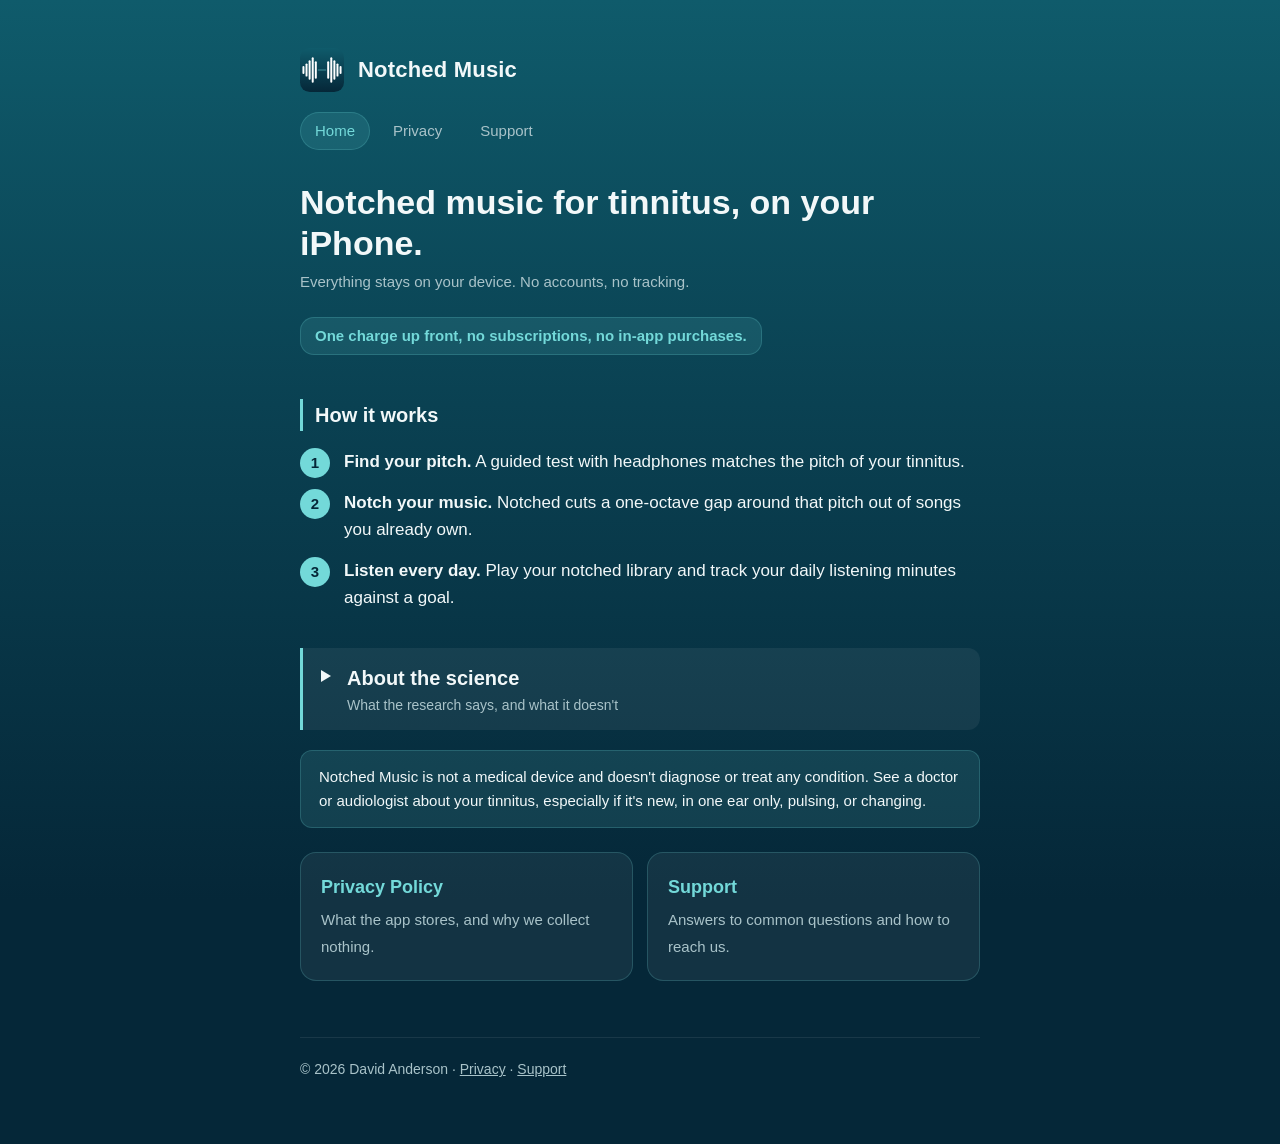
<file: index.html>
<!doctype html>
<html lang="en">
<head>
  <meta charset="utf-8">
  <meta name="viewport" content="width=device-width, initial-scale=1">
  <title>Notched Music</title>
  <meta name="description" content="Notched Music for iPhone: find your tinnitus pitch and listen to your own music with a gap cut out around it. Private, on-device, and honest about the science.">
  <meta name="theme-color" content="#0f5b6b">
  <link rel="icon" href="logo.svg" type="image/svg+xml">
  <link rel="stylesheet" href="style.css?v=6">
</head>
<body>
  <div class="wrap">
    <header class="brand">
      <img class="logo" src="logo.svg" alt="">
      <span class="brand-name">Notched Music</span>
    </header>
    <nav class="tabs" aria-label="Pages">
      <a href="index.html" aria-current="page">Home</a>
      <a href="privacy.html">Privacy</a>
      <a href="support.html">Support</a>
    </nav>

    <main>
      <h1>Notched music for tinnitus, on your iPhone.</h1>
      <p class="meta">Everything stays on your device. No accounts, no tracking.</p>
      <p class="pricing">One charge up front, no subscriptions, no in&#8209;app purchases.</p>

      <h2>How it works</h2>
      <ol class="steps">
        <li><strong>Find your pitch.</strong> A guided test with headphones matches the pitch of your tinnitus.</li>
        <li><strong>Notch your music.</strong> Notched cuts a one-octave gap around that pitch out of songs you already own.</li>
        <li><strong>Listen every day.</strong> Play your notched library and track your daily listening minutes against a goal.</li>
      </ol>

      <details class="section-toggle" id="science">
        <summary>
          <span class="toggle-title">About the science</span>
          <span class="toggle-sub">What the research says, and what it doesn't</span>
        </summary>
        <div class="toggle-body">
      <div class="summary">
        <p><strong>In short</strong></p>
        <p>Notched music is a promising but unproven approach. Early studies found it made tinnitus quieter; larger, better-controlled studies are mixed. It's low-risk at a moderate volume, and best used alongside advice from a doctor or audiologist.</p>
      </div>

      <h3>The idea</h3>
      <p>Tonal tinnitus often sits at a pitch where hearing is damaged. One theory is that brain cells tuned to that pitch become over-active because the cells around them no longer keep them in check.</p>
      <p>Music with a gap cut out around your tinnitus pitch keeps exercising the neighbouring cells while leaving the over-active ones quiet. Over months, that may help calm the area of the brain linked to the tinnitus. Researchers call this <em>tailor-made notched music training</em> (TMNMT).</p>

      <h3>What the research found</h3>
      <div class="studies">
        <article class="study">
          <a href="https://pubmed.ncbi.nlm.nih.gov/20080545/">The first study</a>
          <span class="cite">Okamoto et al., PNAS, 2010</span>
          <p>Eight people listened to their own notched music for a year. Their tinnitus got quieter, and brain scans showed less tinnitus-related activity, compared with eight people on a placebo version.</p>
          <p class="caveat">Very small, but it started the field.</p>
        </article>
        <article class="study">
          <a href="https://pmc.ncbi.nlm.nih.gov/articles/PMC3174191/">Pitch matters</a>
          <span class="cite">Teismann et al., PLoS One, 2011</span>
          <p>After five days of intensive listening, tinnitus improved only in people whose pitch was 8 kHz or lower, not in those above 8 kHz.</p>
          <p class="caveat">Small (20 people) and short.</p>
        </article>
        <article class="study">
          <a href="https://pmc.ncbi.nlm.nih.gov/articles/PMC4797223/">The largest blinded trial</a>
          <span class="cite">Stein et al., BMC Neurology, 2016</span>
          <p>100 people listened two hours a day for three months. Tinnitus loudness fell more than with placebo music, but the main measures of distress and handicap didn't improve.</p>
          <p class="caveat">Loudness improved; how much it bothered people didn't.</p>
        </article>
        <article class="study">
          <a href="https://pubmed.ncbi.nlm.nih.gov/38847844/">Review of 7 trials</a>
          <span class="cite">Tavanai et al., Eur Arch Otorhinolaryngol, 2024</span>
          <p>Pooling the trials found no clear effect on tinnitus handicap after three or six months, though most studies that measured loudness found it improved.</p>
          <p class="caveat">Few studies to combine.</p>
        </article>
        <article class="study">
          <a href="https://doi.org/10.1007/s00405-025-09260-9">Review of 14 trials</a>
          <span class="cite">Jiang et al., Eur Arch Otorhinolaryngol, 2025</span>
          <p>Across 793 people, notched music reduced tinnitus handicap and loudness more than ordinary music after three months.</p>
          <p class="caveat">The trials were small, and this disagrees with the 2024 review.</p>
        </article>
        <article class="study">
          <a href="https://aao-hnsfjournals.onlinelibrary.wiley.com/doi/abs/10.1002/ohn.70418">US clinical guideline</a>
          <span class="cite">AAO-HNSF tinnitus guideline, updated 2026</span>
          <p>Doctors should recommend CBT for persistent, bothersome tinnitus, and may recommend sound-based therapy. It advises against routine medicines and supplements.</p>
          <p class="caveat">Covers sound therapy in general, not notched music specifically.</p>
        </article>
      </div>
      <p class="footnote">Summaries are simplified from the published abstracts. Follow a title to read the source.</p>

      <h3>What this means for you</h3>
      <ul>
        <li>It seems most likely to help with how <strong>loud</strong> tinnitus sounds, and less with how much it bothers you.</li>
        <li>It has worked best when tinnitus is <strong>below about 8 kHz</strong>. Music has little sound above that, so the gap matters less.</li>
        <li>Studies used <strong>one to two hours a day for at least three months</strong>. Short trials showed smaller effects.</li>
        <li><strong>Talking therapy (CBT)</strong> has the strongest evidence for reducing tinnitus distress. Ask your doctor about it too.</li>
        <li>Keep the volume moderate. Loud listening can damage hearing further.</li>
      </ul>
        </div>
      </details>

      <div class="notice">Notched Music is not a medical device and doesn't diagnose or treat any condition. See a doctor or audiologist about your tinnitus, especially if it's new, in one ear only, pulsing, or changing.</div>

      <div class="cards">
        <a href="privacy.html"><strong>Privacy Policy</strong><span>What the app stores, and why we collect nothing.</span></a>
        <a href="support.html"><strong>Support</strong><span>Answers to common questions and how to reach us.</span></a>
      </div>
    </main>

    <footer>
      © 2026 David Anderson · <a href="privacy.html">Privacy</a> · <a href="support.html">Support</a>
    </footer>
  </div>
</body>
</html>
</file>
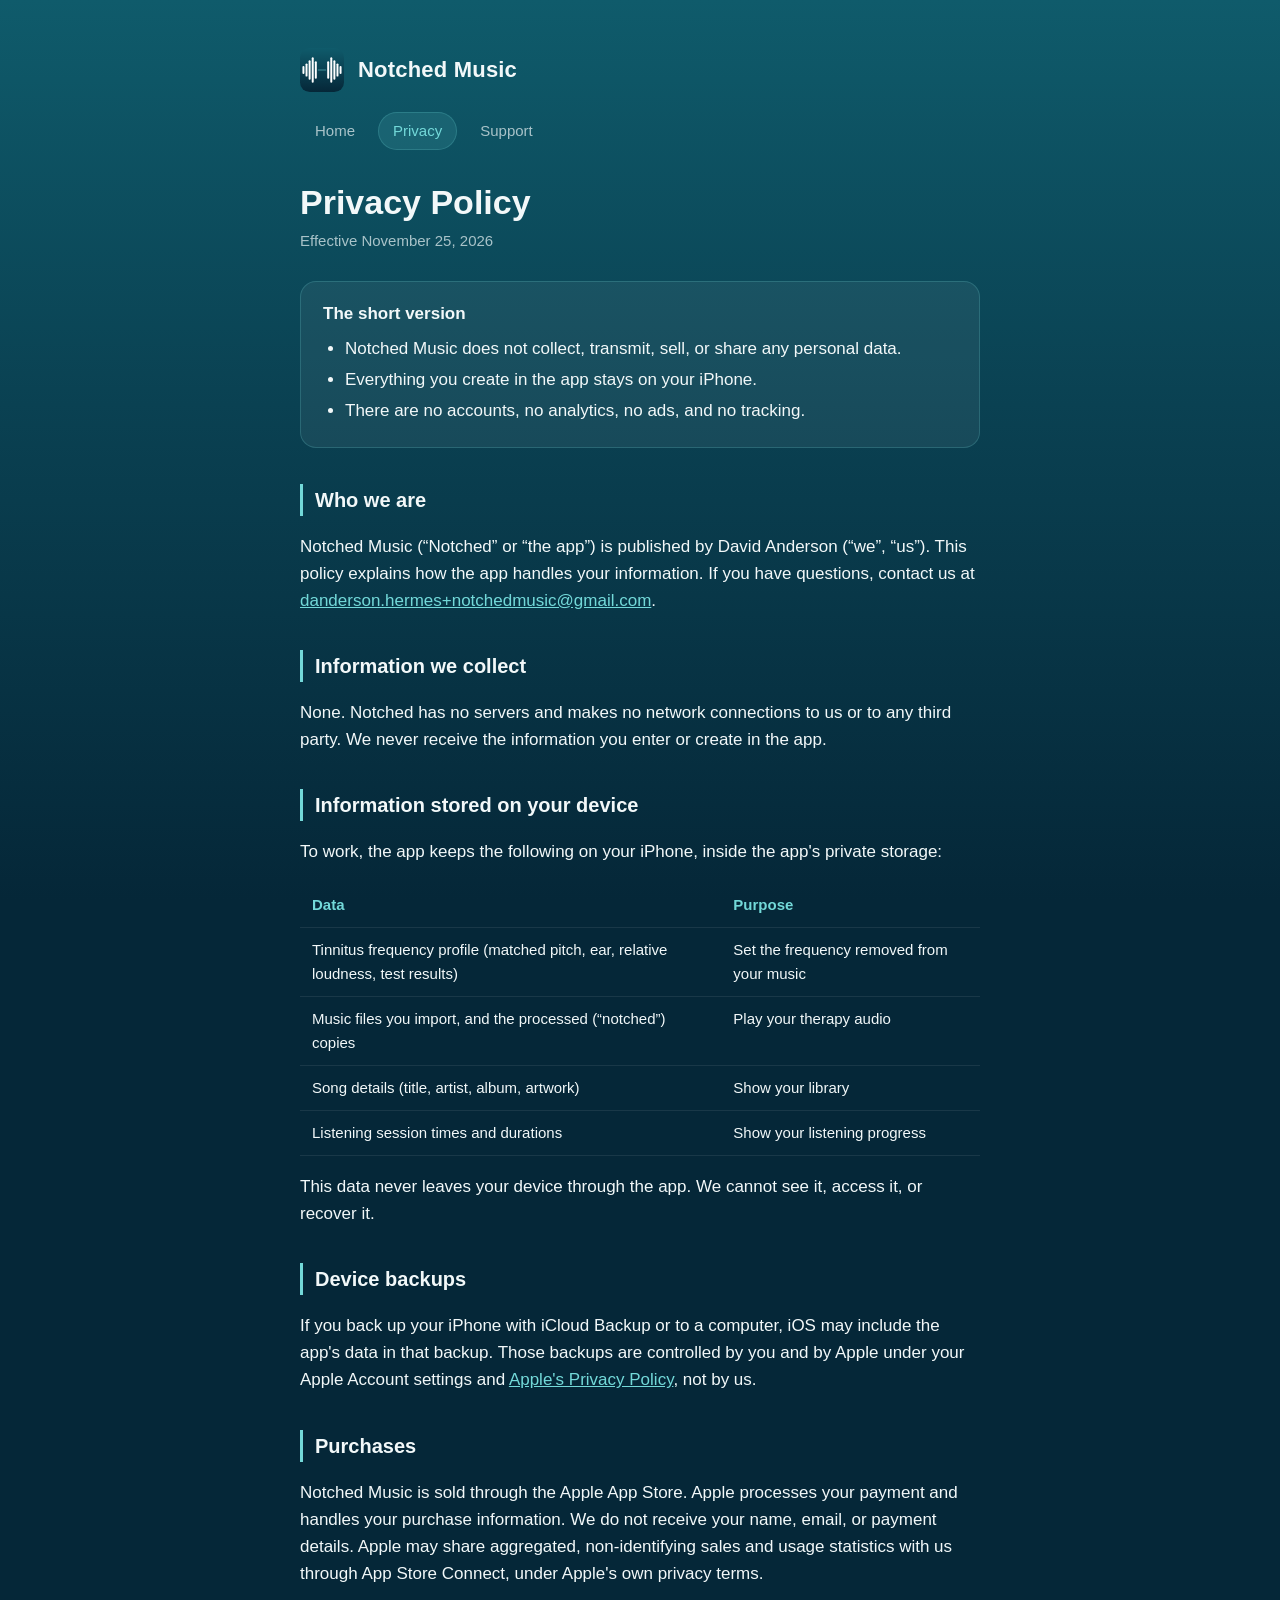
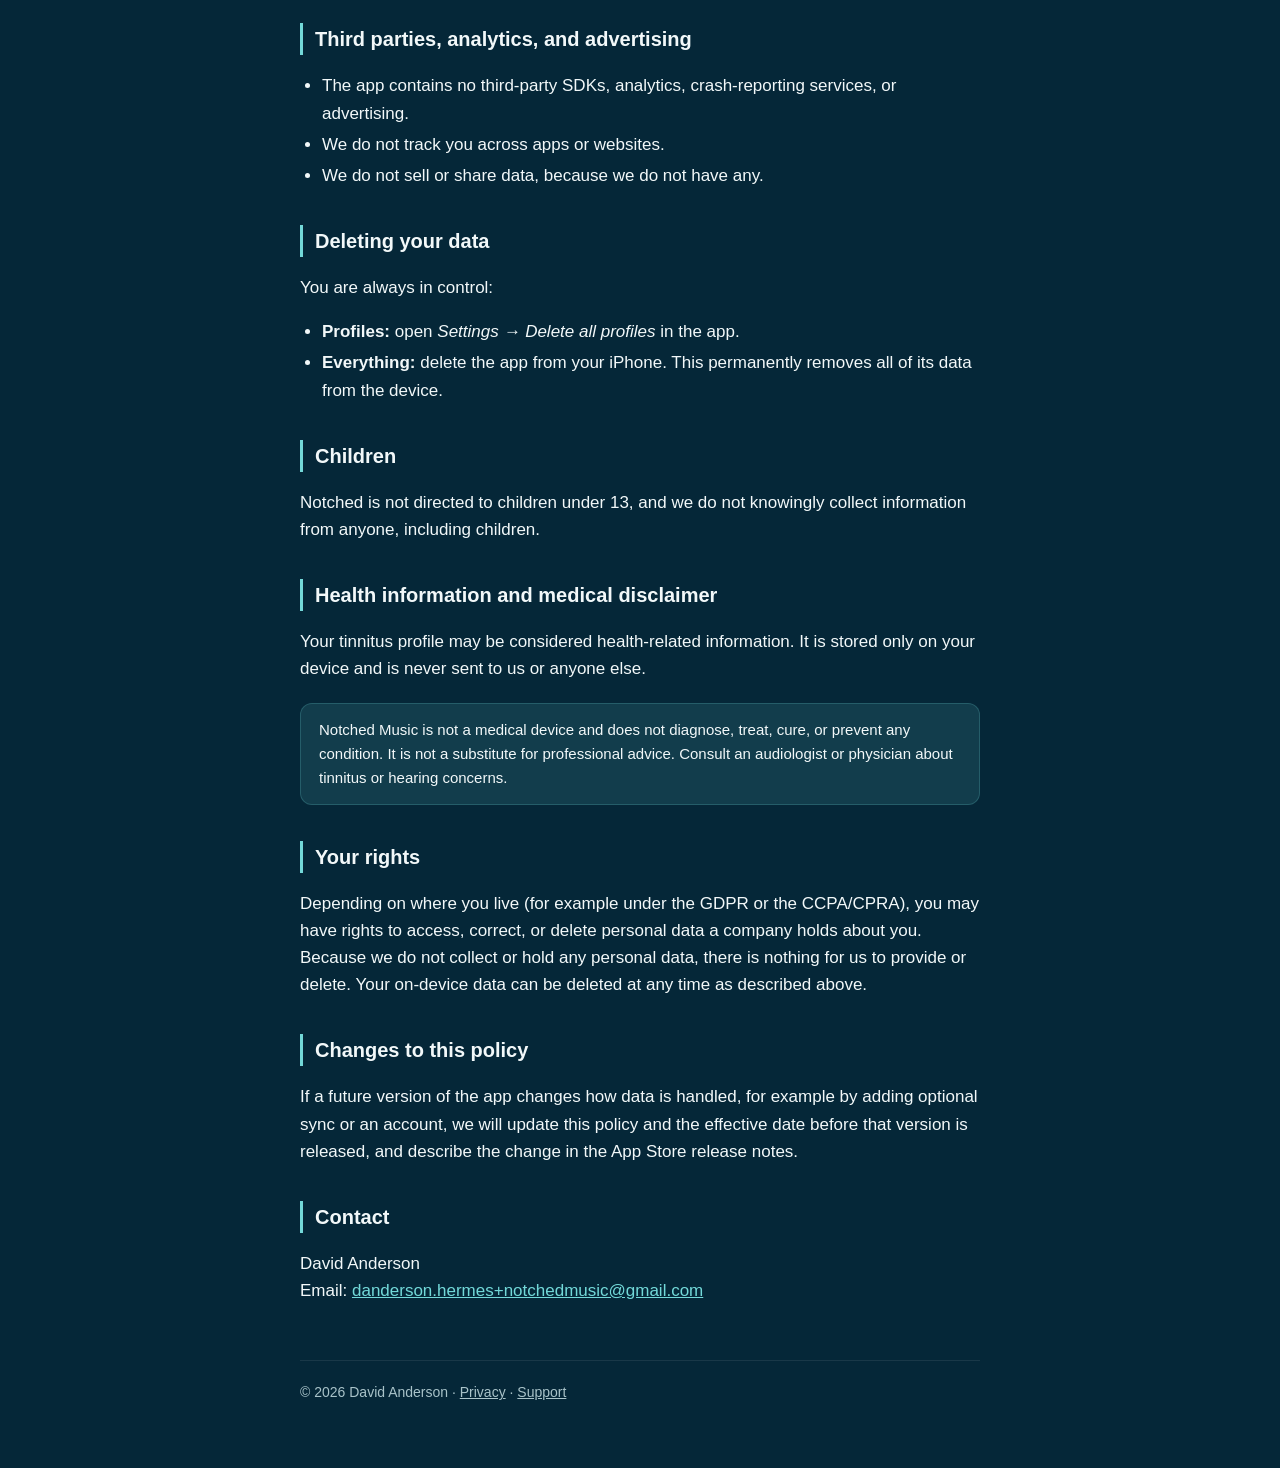
<file: privacy.html>
<!doctype html>
<html lang="en">
<head>
  <meta charset="utf-8">
  <meta name="viewport" content="width=device-width, initial-scale=1">
  <title>Notched Music Privacy</title>
  <meta name="description" content="Privacy policy for the Notched Music iOS app. Notched does not collect, transmit, or sell any personal data.">
  <meta name="theme-color" content="#0f5b6b">
  <link rel="icon" href="logo.svg" type="image/svg+xml">
  <link rel="stylesheet" href="style.css?v=6">
</head>
<body>
  <div class="wrap">
    <header class="brand">
      <img class="logo" src="logo.svg" alt="">
      <a class="brand-name" href="index.html">Notched Music</a>
    </header>
    <nav class="tabs" aria-label="Pages">
      <a href="index.html">Home</a>
      <a href="privacy.html" aria-current="page">Privacy</a>
      <a href="support.html">Support</a>
    </nav>

    <main>
      <h1>Privacy Policy</h1>
      <p class="meta">Effective November 25, 2026</p>

      <div class="summary">
        <p><strong>The short version</strong></p>
        <ul>
          <li>Notched Music does not collect, transmit, sell, or share any personal data.</li>
          <li>Everything you create in the app stays on your iPhone.</li>
          <li>There are no accounts, no analytics, no ads, and no tracking.</li>
        </ul>
      </div>

      <h2>Who we are</h2>
      <p>Notched Music (“Notched” or “the app”) is published by David Anderson (“we”, “us”). This policy explains how the app handles your information. If you have questions, contact us at <a href="mailto:danderson.hermes+notchedmusic@gmail.com">danderson.hermes+notchedmusic@gmail.com</a>.</p>

      <h2>Information we collect</h2>
      <p>None. Notched has no servers and makes no network connections to us or to any third party. We never receive the information you enter or create in the app.</p>

      <h2>Information stored on your device</h2>
      <p>To work, the app keeps the following on your iPhone, inside the app's private storage:</p>
      <table>
        <thead>
          <tr><th>Data</th><th>Purpose</th></tr>
        </thead>
        <tbody>
          <tr><td>Tinnitus frequency profile (matched pitch, ear, relative loudness, test results)</td><td>Set the frequency removed from your music</td></tr>
          <tr><td>Music files you import, and the processed (“notched”) copies</td><td>Play your therapy audio</td></tr>
          <tr><td>Song details (title, artist, album, artwork)</td><td>Show your library</td></tr>
          <tr><td>Listening session times and durations</td><td>Show your listening progress</td></tr>
        </tbody>
      </table>
      <p>This data never leaves your device through the app. We cannot see it, access it, or recover it.</p>

      <h2>Device backups</h2>
      <p>If you back up your iPhone with iCloud Backup or to a computer, iOS may include the app's data in that backup. Those backups are controlled by you and by Apple under your Apple Account settings and <a href="https://www.apple.com/legal/privacy/">Apple's Privacy Policy</a>, not by us.</p>

      <h2>Purchases</h2>
      <p>Notched Music is sold through the Apple App Store. Apple processes your payment and handles your purchase information. We do not receive your name, email, or payment details. Apple may share aggregated, non-identifying sales and usage statistics with us through App Store Connect, under Apple's own privacy terms.</p>

      <h2>Third parties, analytics, and advertising</h2>
      <ul>
        <li>The app contains no third-party SDKs, analytics, crash-reporting services, or advertising.</li>
        <li>We do not track you across apps or websites.</li>
        <li>We do not sell or share data, because we do not have any.</li>
      </ul>

      <h2>Deleting your data</h2>
      <p>You are always in control:</p>
      <ul>
        <li><strong>Profiles:</strong> open <em>Settings → Delete all profiles</em> in the app.</li>
        <li><strong>Everything:</strong> delete the app from your iPhone. This permanently removes all of its data from the device.</li>
      </ul>

      <h2>Children</h2>
      <p>Notched is not directed to children under 13, and we do not knowingly collect information from anyone, including children.</p>

      <h2>Health information and medical disclaimer</h2>
      <p>Your tinnitus profile may be considered health-related information. It is stored only on your device and is never sent to us or anyone else.</p>
      <div class="notice">Notched Music is not a medical device and does not diagnose, treat, cure, or prevent any condition. It is not a substitute for professional advice. Consult an audiologist or physician about tinnitus or hearing concerns.</div>

      <h2>Your rights</h2>
      <p>Depending on where you live (for example under the GDPR or the CCPA/CPRA), you may have rights to access, correct, or delete personal data a company holds about you. Because we do not collect or hold any personal data, there is nothing for us to provide or delete. Your on-device data can be deleted at any time as described above.</p>

      <h2>Changes to this policy</h2>
      <p>If a future version of the app changes how data is handled, for example by adding optional sync or an account, we will update this policy and the effective date before that version is released, and describe the change in the App Store release notes.</p>

      <h2>Contact</h2>
      <p>David Anderson<br>
      Email: <a href="mailto:danderson.hermes+notchedmusic@gmail.com">danderson.hermes+notchedmusic@gmail.com</a></p>
    </main>

    <footer>
      © 2026 David Anderson · <a href="privacy.html">Privacy</a> · <a href="support.html">Support</a>
    </footer>
  </div>
</body>
</html>
</file>
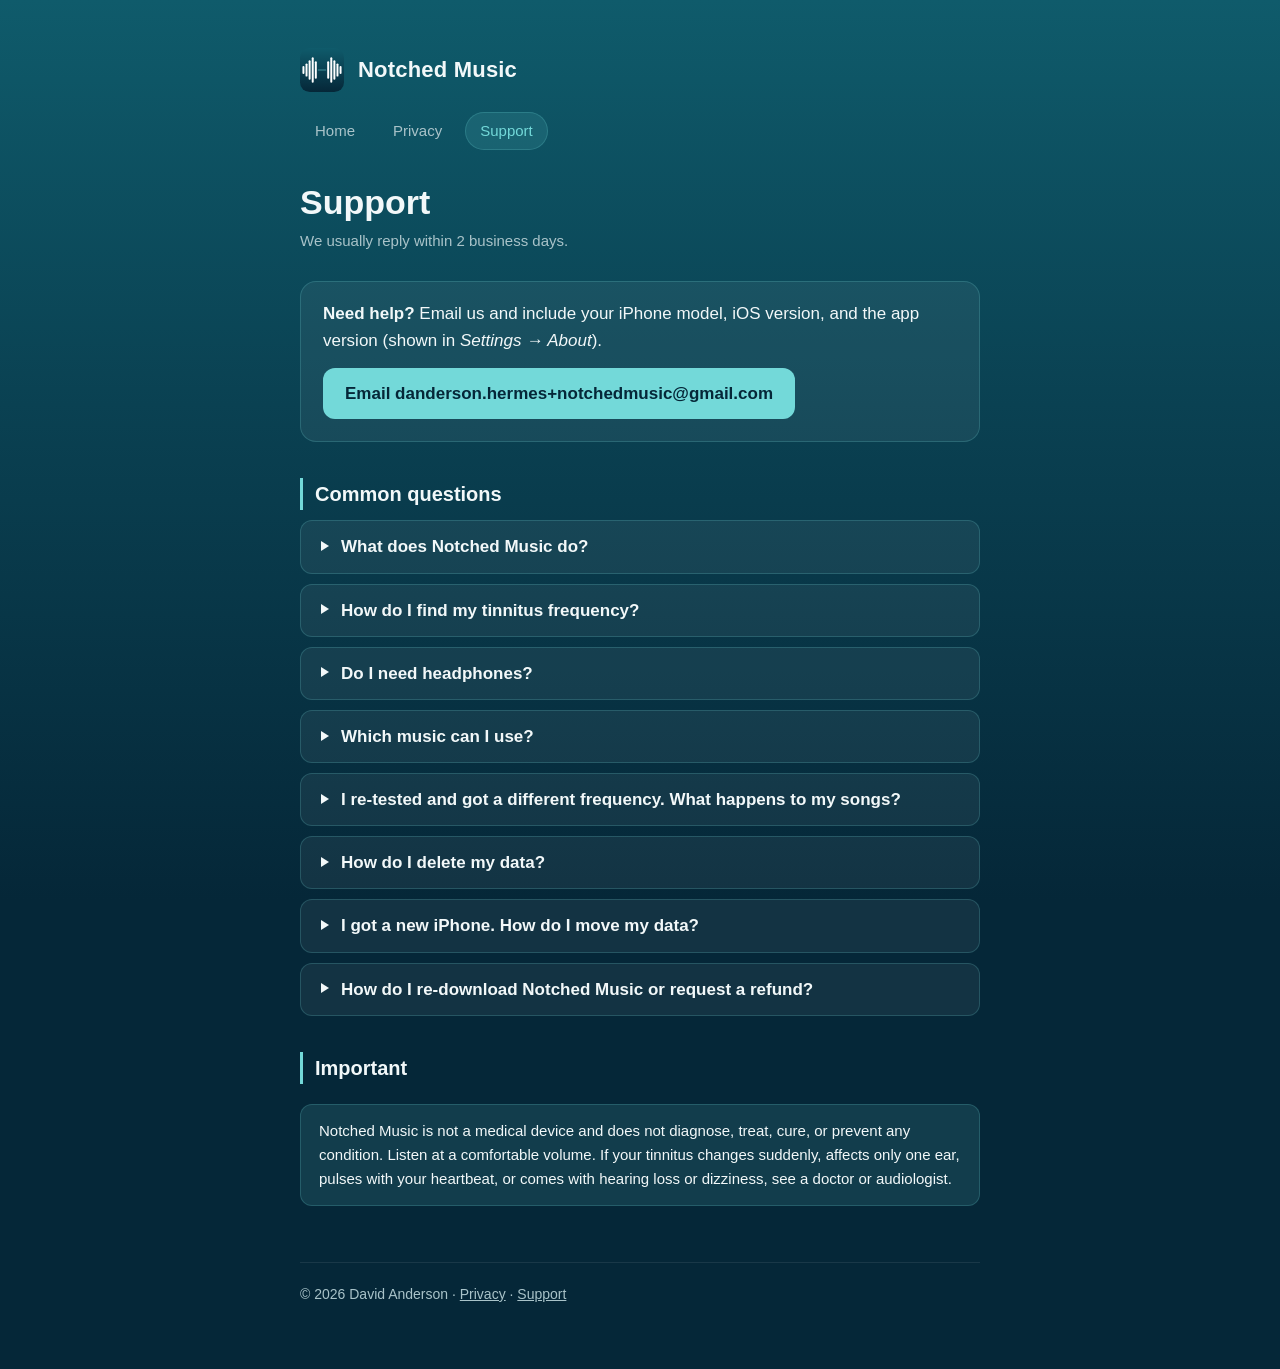
<file: support.html>
<!doctype html>
<html lang="en">
<head>
  <meta charset="utf-8">
  <meta name="viewport" content="width=device-width, initial-scale=1">
  <title>Notched Music Support</title>
  <meta name="description" content="Help, answers to common questions, and contact details for the Notched Music iOS app.">
  <meta name="theme-color" content="#0f5b6b">
  <link rel="icon" href="logo.svg" type="image/svg+xml">
  <link rel="stylesheet" href="style.css?v=6">
</head>
<body>
  <div class="wrap">
    <header class="brand">
      <img class="logo" src="logo.svg" alt="">
      <a class="brand-name" href="index.html">Notched Music</a>
    </header>
    <nav class="tabs" aria-label="Pages">
      <a href="index.html">Home</a>
      <a href="privacy.html">Privacy</a>
      <a href="support.html" aria-current="page">Support</a>
    </nav>

    <main>
      <h1>Support</h1>
      <p class="meta">We usually reply within 2 business days.</p>

      <div class="summary">
        <p><strong>Need help?</strong> Email us and include your iPhone model, iOS version, and the app version (shown in <em>Settings → About</em>).</p>
        <a class="cta" href="mailto:danderson.hermes+notchedmusic@gmail.com?subject=Notched%20Music%20support">Email danderson.hermes+notchedmusic@gmail.com</a>
      </div>

      <h2>Common questions</h2>

      <details>
        <summary>What does Notched Music do?</summary>
        <p>Notched helps you find the pitch of your tinnitus, then plays your own music with a narrow band around that pitch removed (a “notch”). Listening to notched music regularly is an approach studied in tinnitus research. Results vary from person to person.</p>
      </details>

      <details>
        <summary>How do I find my tinnitus frequency?</summary>
        <ul>
          <li>Use the <em>Finder</em> tab in a quiet room, wearing headphones.</li>
          <li>Set your volume to a comfortable level before you start.</li>
          <li>Pick whichever tone sounds closer to your tinnitus at each step.</li>
          <li>Repeat the test on a different day. If your results vary a lot, the app will flag the match as low confidence.</li>
        </ul>
      </details>

      <details>
        <summary>Do I need headphones?</summary>
        <p>Yes, wired or Bluetooth headphones are strongly recommended. Phone speakers and room echo make frequency matching unreliable and reduce the effect of the notch.</p>
      </details>

      <details>
        <summary>Which music can I use?</summary>
        <p>Notched works with DRM-free audio files you own, imported from the Files app (for example MP3, AAC/M4A, WAV, or FLAC). Songs from streaming services such as Apple Music or Spotify are copy-protected and cannot be imported.</p>
      </details>

      <details>
        <summary>I re-tested and got a different frequency. What happens to my songs?</summary>
        <p>Each song remembers the frequency it was processed with. After a new test, songs made with the old frequency can be processed again so they match your current profile.</p>
      </details>

      <details>
        <summary>How do I delete my data?</summary>
        <p>Use <em>Settings → Delete all profiles</em>, or delete the app to remove everything. Notched stores your data only on your iPhone, so we have no copy to delete. See the <a href="privacy.html">Privacy Policy</a>.</p>
      </details>

      <details>
        <summary>I got a new iPhone. How do I move my data?</summary>
        <p>Notched has no account or cloud sync. Your data moves only if you restore your new iPhone from an iCloud or computer backup of your old one. You can always re-run the Finder and re-import your music.</p>
      </details>

      <details>
        <summary>How do I re-download Notched Music or request a refund?</summary>
        <p>Purchases are handled by Apple. You can re-download Notched Music at no cost from the App Store with the same Apple Account. To request a refund, visit <a href="https://reportaproblem.apple.com">reportaproblem.apple.com</a>.</p>
      </details>

      <h2>Important</h2>
      <div class="notice">Notched Music is not a medical device and does not diagnose, treat, cure, or prevent any condition. Listen at a comfortable volume. If your tinnitus changes suddenly, affects only one ear, pulses with your heartbeat, or comes with hearing loss or dizziness, see a doctor or audiologist.</div>
    </main>

    <footer>
      © 2026 David Anderson · <a href="privacy.html">Privacy</a> · <a href="support.html">Support</a>
    </footer>
  </div>
</body>
</html>
</file>
<file: style.css>
/* Notch: privacy & support pages. Colors sampled from the app icon. */
:root {
  /* Teal palette sampled from the app icon. */
  --bg-top: #0f5b6b;
  --bg-mid: #0a4152;
  --bg-bottom: #052738;
  --surface: rgba(255, 255, 255, 0.06);
  --surface-hover: rgba(255, 255, 255, 0.10);
  --card-border: rgba(115, 217, 217, 0.20);
  --text: #f2f8f9;
  --text-muted: #a9c3c9;
  --accent: #73d9d9;
  --on-accent: #052738;
  --accent-soft: rgba(115, 217, 217, 0.12);
  color-scheme: dark;
}

* { box-sizing: border-box; }

html { background: var(--bg-bottom); }

body {
  margin: 0;
  min-height: 100vh;
  background: linear-gradient(180deg, var(--bg-top) 0%, var(--bg-mid) 45%, var(--bg-bottom) 100%) fixed;
  color: var(--text);
  font: 17px/1.6 -apple-system, BlinkMacSystemFont, "SF Pro Text", "Segoe UI", Roboto, Helvetica, Arial, sans-serif;
  -webkit-font-smoothing: antialiased;
}

.wrap {
  max-width: 720px;
  margin: 0 auto;
  padding: 48px 20px 64px;
}

header.brand {
  display: flex;
  align-items: center;
  gap: 14px;
  margin-bottom: 8px;
}

.logo { width: 44px; height: 44px; flex: none; }

.brand-name {
  font-size: 22px;
  font-weight: 700;
  letter-spacing: 0.2px;
  text-decoration: none;
  color: var(--text);
}

nav.tabs {
  display: flex;
  gap: 8px;
  margin: 20px 0 32px;
}

nav.tabs a {
  padding: 6px 14px;
  border-radius: 999px;
  color: var(--text-muted);
  text-decoration: none;
  font-size: 15px;
  border: 1px solid transparent;
}

nav.tabs a:hover { color: var(--text); }

nav.tabs a[aria-current="page"] {
  color: var(--accent);
  background: var(--accent-soft);
  border-color: var(--card-border);
}

h1 {
  font-size: 34px;
  line-height: 1.2;
  margin: 0 0 6px;
}

.meta {
  color: var(--text-muted);
  font-size: 15px;
  margin: 0 0 28px;
}

h2 {
  font-size: 20px;
  margin: 36px 0 10px;
  padding-left: 12px;
  border-left: 3px solid var(--accent);
}

h3 { font-size: 17px; margin: 22px 0 6px; }

p, li { color: var(--text); }
ul { padding-left: 22px; }
li { margin: 4px 0; }

a { color: var(--accent); }

.summary {
  background: var(--surface);
  border: 1px solid var(--card-border);
  border-radius: 16px;
  padding: 18px 22px;
  margin: 8px 0 8px;
}

.summary p { margin: 0 0 8px; }
.summary ul { margin: 0; }

.notice {
  background: var(--accent-soft);
  border: 1px solid var(--card-border);
  border-radius: 12px;
  padding: 14px 18px;
  margin: 20px 0;
  font-size: 15px;
}

table {
  width: 100%;
  border-collapse: collapse;
  margin: 12px 0;
  font-size: 15px;
}

th, td {
  text-align: left;
  vertical-align: top;
  padding: 10px 12px;
  border-bottom: 1px solid rgba(255, 255, 255, 0.08);
}

th { color: var(--accent); font-weight: 600; }

details {
  background: var(--surface);
  border: 1px solid var(--card-border);
  border-radius: 12px;
  padding: 12px 18px;
  margin: 10px 0;
}

summary {
  cursor: pointer;
  font-weight: 600;
  list-style: none;
  position: relative;
  padding-left: 22px;
}

summary::-webkit-details-marker { display: none; }
summary::marker { content: ""; }

/* Small white arrow with space to its left, same as the home page toggle. */
summary::before {
  content: "";
  position: absolute;
  left: 2px;
  top: 0.45em;
  border-style: solid;
  border-width: 5px 0 5px 8px;
  border-color: transparent transparent transparent var(--text);
  transition: transform 0.2s ease;
}

details[open] > summary::before { transform: rotate(90deg); }
details[open] summary { margin-bottom: 8px; }

.cta {
  display: inline-block;
  padding: 12px 22px;
  border-radius: 12px;
  background: var(--accent);
  color: var(--on-accent);
  font-weight: 700;
  text-decoration: none;
  margin: 6px 0 4px;
}

.cards {
  display: grid;
  grid-template-columns: repeat(auto-fit, minmax(240px, 1fr));
  gap: 14px;
  margin-top: 24px;
}

.cards a {
  display: block;
  background: var(--surface);
  border: 1px solid var(--card-border);
  border-radius: 16px;
  padding: 20px;
  text-decoration: none;
  color: var(--text);
}

.cards a:hover { border-color: var(--accent); }
.cards strong { display: block; color: var(--accent); margin-bottom: 4px; font-size: 18px; }
.cards span { color: var(--text-muted); font-size: 15px; }

footer {
  margin-top: 56px;
  padding-top: 20px;
  border-top: 1px solid rgba(255, 255, 255, 0.08);
  color: var(--text-muted);
  font-size: 14px;
}

footer a { color: var(--text-muted); }

p.pricing {
  display: inline-block;
  margin: -14px 0 8px;
  padding: 6px 14px;
  border-radius: 14px;
  background: var(--accent-soft);
  border: 1px solid var(--card-border);
  color: var(--accent);
  font-size: 15px;
  font-weight: 600;
}

@media (max-width: 520px) {
  .wrap { padding: 32px 16px 48px; }
  h1 { font-size: 28px; }
  th, td { padding: 8px 6px; }
}

ol.steps {
  padding-left: 0;
  list-style: none;
  counter-reset: step;
}

ol.steps li {
  counter-increment: step;
  position: relative;
  padding: 0 0 0 44px;
  margin: 14px 0;
}

ol.steps li::before {
  content: counter(step);
  position: absolute;
  left: 0;
  top: 0;
  width: 30px;
  height: 30px;
  border-radius: 50%;
  background: var(--accent);
  color: var(--on-accent);
  font-weight: 700;
  font-size: 15px;
  display: flex;
  align-items: center;
  justify-content: center;
}

.studies {
  display: grid;
  grid-template-columns: repeat(auto-fit, minmax(280px, 1fr));
  gap: 12px;
  margin: 12px 0 6px;
}

.study {
  background: var(--surface);
  border: 1px solid var(--card-border);
  border-radius: 14px;
  padding: 16px 18px;
}

.study > a {
  font-weight: 700;
  font-size: 17px;
  text-decoration: none;
}

.study > a::after { content: " \2197"; font-size: 14px; }
.study > a:hover { text-decoration: underline; }

.study .cite {
  display: block;
  color: var(--text-muted);
  font-size: 13px;
  margin: 2px 0 8px;
}

.study p { margin: 0 0 8px; font-size: 15px; }

.study .caveat {
  color: var(--text-muted);
  font-style: italic;
  margin: 0;
}

.footnote { color: var(--text-muted); font-size: 14px; }

/* Collapsible "About the science" section: closed by default, opens in place. */
details.section-toggle {
  background: none;
  border: none;
  padding: 0;
  margin: 36px 0 0;
}

details.section-toggle > summary {
  list-style: none;
  position: relative;
  padding: 14px 16px 14px 44px;
  border-left: 3px solid var(--accent);
  border-radius: 0 12px 12px 0;
  background: var(--surface);
  cursor: pointer;
  margin: 0;
}

details.section-toggle > summary::-webkit-details-marker { display: none; }
details.section-toggle > summary::marker { content: ""; }

/* Small white arrow, with space to its left; points right when closed, down when open. */
details.section-toggle > summary::before {
  content: "";
  position: absolute;
  left: 18px;
  top: 22px;
  border-style: solid;
  border-width: 6px 0 6px 10px;
  border-color: transparent transparent transparent var(--text);
  transition: transform 0.2s ease;
}

details.section-toggle[open] > summary::before { transform: rotate(90deg); }

details.section-toggle > summary:hover { background: var(--surface-hover); }
details.section-toggle > summary:focus-visible { outline: 2px solid var(--accent); outline-offset: 2px; }
details.section-toggle[open] > summary { margin-bottom: 8px; }

.toggle-title { display: block; font-size: 20px; font-weight: 700; }
.toggle-sub { display: block; color: var(--text-muted); font-size: 14px; font-weight: 400; }

.toggle-body { padding-top: 4px; }

@media (prefers-reduced-motion: reduce) {
  details.section-toggle > summary::before { transition: none; }
}
</file>
